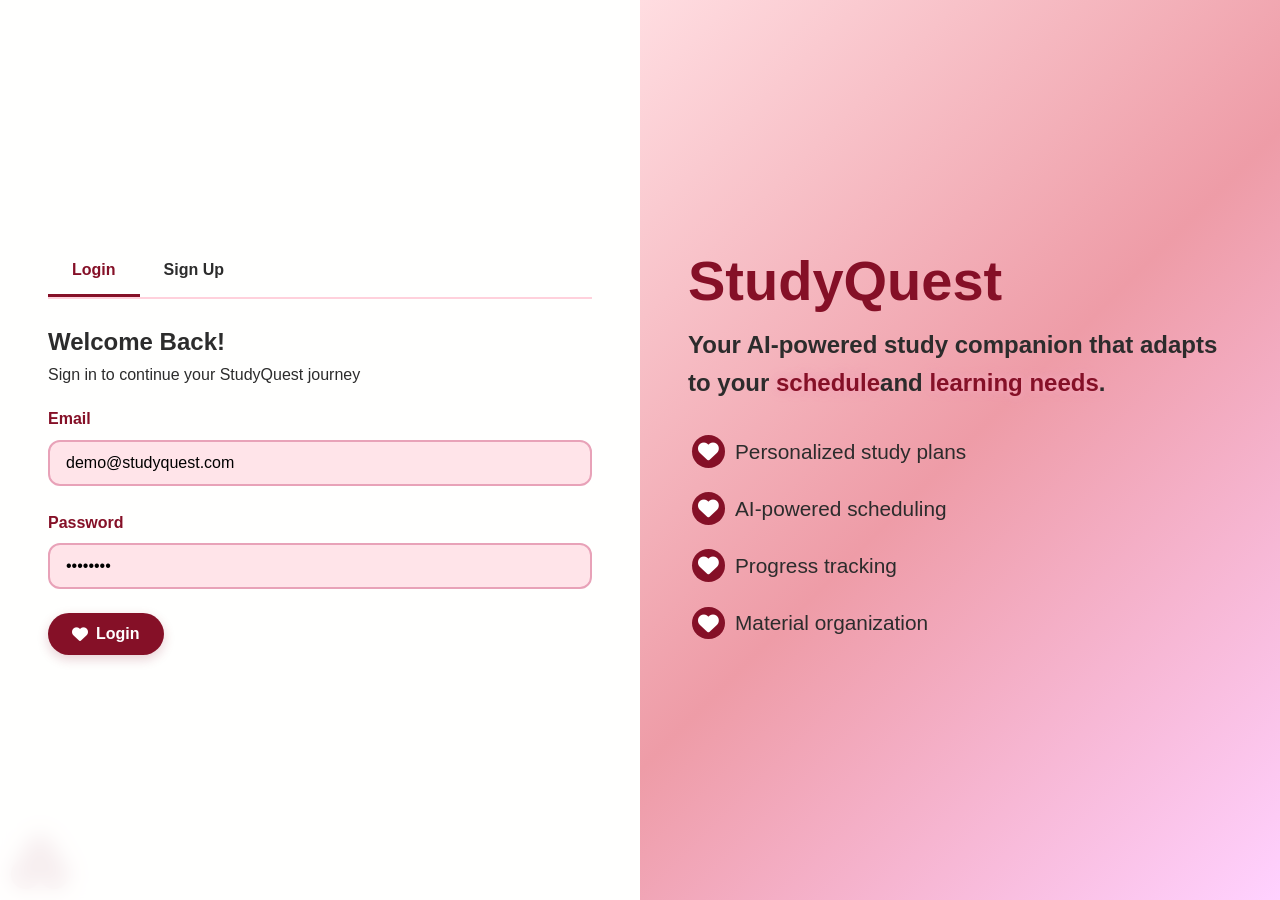
<file: index.html>
<!DOCTYPE html>
<html lang="en">
  <head>
    <meta charset="UTF-8" />
    <meta name="viewport" content="width=device-width, initial-scale=1.0" />
    <title>Study Quest - AI-Powered Study Planner</title>
    <link
      rel="stylesheet"
      href="https://cdnjs.cloudflare.com/ajax/libs/font-awesome/6.4.0/css/all.min.css"
    />
    <link rel="stylesheet" href="schedule.css" />
    <link rel="icon" href="logo/pink.png" />
  </head>
  <body>
    <!-- Authentication Screen -->
    <div class="container auth-container" id="auth-container">
      <div class="bow bow-1"></div>
      <div class="bow bow-2"></div>

      <div class="auth-form">
        <div class="tabs">
          <div class="tab active" data-tab="login">Login</div>
          <div class="tab" data-tab="signup">Sign Up</div>
        </div>

        <div class="tab-content active" id="login-tab">
          <h2>Welcome Back!</h2>
          <p class="wizard-description">
            Sign in to continue your StudyQuest journey
          </p>

          <div class="form-group">
            <label for="login-email">Email</label>
            <input
              type="email"
              id="login-email"
              placeholder="your.email@example.com"
            />
          </div>

          <div class="form-group">
            <label for="login-password">Password</label>
            <input
              type="password"
              id="login-password"
              placeholder="Enter your password"
            />
          </div>

          <button id="login-btn"><i class="fas fa-heart"></i> Login</button>
        </div>

        <div class="tab-content" id="signup-tab">
          <h2>Join StudyQuest</h2>
          <p class="wizard-description">
            Create your account to start organizing your studies
          </p>

          <div class="form-group">
            <label for="signup-name">Full Name</label>
            <input type="text" id="signup-name" placeholder="Your full name" />
          </div>

          <div class="form-group">
            <label for="signup-email">Email</label>
            <input
              type="email"
              id="signup-email"
              placeholder="your.email@example.com"
            />
          </div>

          <div class="form-group">
            <label for="signup-password">Password</label>
            <input
              type="password"
              id="signup-password"
              placeholder="Create a secure password"
            />
          </div>

          <div class="form-group">
            <label for="signup-confirm">Confirm Password</label>
            <input
              type="password"
              id="signup-confirm"
              placeholder="Confirm your password"
            />
          </div>

          <button id="signup-btn">
            <i class="fas fa-heart"></i> Create Account
          </button>
        </div>
      </div>

      <div class="auth-info">
        <h1 class="title">StudyQuest</h1>
        <p>
          Your AI-powered study companion that adapts to your
          <span>schedule</span>and <span>learning needs</span>.
        </p>
        <ul>
          <li><i class="fas fa-heart heart"></i> Personalized study plans</li>
          <li><i class="fas fa-heart heart"></i> AI-powered scheduling</li>
          <li><i class="fas fa-heart heart"></i> Progress tracking</li>
          <li><i class="fas fa-heart heart"></i> Material organization</li>
        </ul>
      </div>
    </div>

    <!-- Setup Wizard -->
    <div class="setup-wizard" id="setup-wizard">
      <div class="wizard-step active" id="step-1">
        <div class="wizard-header">
          <h2 class="wizard-title">
            <i class="fas fa-calendar-alt"></i> Your Study Profile
          </h2>
          <p class="schedule-description">
            Let's set up your personalized study plan with all your classes,
            subjects, and preferences
          </p>
        </div>

        <div class="combined-setup">
          <div class="setup-section">
            <h3 class="setup-section-title">
              <i class="fas fa-book"></i> Classes & Subjects
            </h3>

            <div class="form-group">
              <label>Your Classes</label>
              <div id="class-entries">
                <div class="class-entry">
                  <input
                    type="text"
                    placeholder="Class Name"
                    class="subject-name"
                  />
                  <select class="subject-day">
                    <option value="">Day</option>
                    <option value="monday">Monday</option>
                    <option value="tuesday">Tuesday</option>
                    <option value="wednesday">Wednesday</option>
                    <option value="thursday">Thursday</option>
                    <option value="friday">Friday</option>
                  </select>
                  <input
                    type="text"
                    placeholder="Time (e.g., 9:00 AM)"
                    class="subject-time"
                  />
                  <select class="subject-type">
                    <option value="lecture">Lecture</option>
                    <option value="lab">Lab</option>
                    <option value="tutorial">Tutorial</option>
                  </select>
                  <button
                    class="remove-btn"
                    onclick="this.parentElement.remove()"
                  >
                    <i class="fas fa-times"></i>
                  </button>
                </div>
              </div>

              <button class="btn-secondary" id="add-class-btn">
                <i class="fas fa-plus"></i> Add Class
              </button>
            </div>

            <div class="form-group">
              <label>Your Subjects</label>
              <div id="subject-entries">
                <div class="class-entry">
                  <input
                    type="text"
                    placeholder="Subject Name"
                    class="course-name"
                  />
                  <select class="course-difficulty">
                    <option value="easy">Easy</option>
                    <option value="moderate">Moderate</option>
                    <option value="hard">Hard</option>
                  </select>
                  <input
                    type="text"
                    placeholder="Target grade"
                    class="course-grade"
                  />
                  <select class="course-priority">
                    <option value="low">Low Priority</option>
                    <option value="medium">Medium Priority</option>
                    <option value="high">High Priority</option>
                  </select>
                  <button
                    class="remove-btn"
                    onclick="this.parentElement.remove()"
                  >
                    <i class="fas fa-times"></i>
                  </button>
                </div>
              </div>

              <button class="btn-secondary" id="add-subject-btn">
                <i class="fas fa-plus"></i> Add Subject
              </button>
            </div>
          </div>

          <div class="setup-section">
            <h3 class="setup-section-title">
              <i class="fas fa-clipboard-list"></i> Exams & Study Preferences
            </h3>

            <div class="form-group">
              <label>Upcoming Exams</label>
              <div id="exam-entries">
                <div class="class-entry">
                  <input
                    type="text"
                    placeholder="Subject Name"
                    class="exam-subject"
                  />
                  <input type="date" class="exam-date" />
                  <input
                    type="text"
                    placeholder="Time (e.g., 10:00 AM)"
                    class="exam-time"
                  />
                  <input
                    type="text"
                    placeholder="Coverage"
                    class="exam-coverage"
                  />
                  <button
                    class="remove-btn"
                    onclick="this.parentElement.remove()"
                  >
                    <i class="fas fa-times"></i>
                  </button>
                </div>
              </div>

              <button class="btn-secondary" id="add-exam-btn">
                <i class="fas fa-plus"></i> Add Exam
              </button>
            </div>

            <div class="form-group">
              <label>Study Intensity</label>
              <input
                type="range"
                min="1"
                max="5"
                value="3"
                class="intensity-slider"
                id="intensity-slider"
              />
              <div class="slider-labels">
                <span>Relaxed</span>
                <span>Balanced</span>
                <span>Intensive</span>
              </div>
            </div>

            <div class="form-group">
              <label for="max-session">Max Study Time Per Session</label>
              <select id="max-session">
                <option value="1">1 hour</option>
                <option value="1.5">1.5 hours</option>
                <option value="2" selected>2 hours</option>
                <option value="2.5">2.5 hours</option>
                <option value="3">3 hours</option>
              </select>
            </div>

            <div class="form-group">
              <label for="break-time">Break Time</label>
              <select id="break-time">
                <option value="10">10 minutes</option>
                <option value="15" selected>15 minutes</option>
                <option value="20">20 minutes</option>
                <option value="30">30 minutes</option>
              </select>
            </div>
          </div>
        </div>

        <div class="wizard-nav">
          <div></div>
          <button id="step-1-next">
            Generate My Plan <i class="fas fa-magic"></i>
          </button>
        </div>
      </div>
    </div>

    <!-- Dashboard -->
    <div class="dashboard" id="dashboard">
      <div class="sidebar">
        <div class="logo">
          <i class="fas fa-graduation-cap"></i>
          <span class="nav-text">StudyQuest</span>
        </div>

        <div class="nav-item active" data-section="today">
          <i class="fas fa-home"></i>
          <span class="nav-text">Today's Missions</span>
        </div>
        <div class="nav-item" data-section="schedule">
          <i class="fas fa-calendar-alt"></i>
          <span class="nav-text">Weekly Schedule</span>
        </div>
        <div class="nav-item" data-section="materials">
          <i class="fas fa-folder"></i>
          <span class="nav-text">Study Materials</span>
        </div>
        <div class="nav-item" data-section="subjects">
          <i class="fas fa-book"></i> <span class="nav-text">My Subjects</span>
        </div>
        <div class="nav-item" data-section="exams">
          <i class="fas fa-clipboard-list"></i>
          <span class="nav-text">Exams & Quizzes</span>
        </div>
        <div class="nav-item" data-section="settings">
          <i class="fas fa-cog"></i> <span class="nav-text">Settings</span>
        </div>
      </div>

      <div class="main-content">
        <!-- Today's Missions Section -->
        <div class="content-section active" id="today-section">
          <div class="card">
            <div class="card-header">
              <h2 class="card-title">
                Today's Missions
                <span class="ai-indicator"
                  ><i class="fas fa-robot"></i> AI Optimized</span
                >
              </h2>
              <span id="current-date"></span>
            </div>

            <div id="today-missions">
              <!-- Missions will be populated by JavaScript -->
            </div>
          </div>

          <div class="card">
            <div class="card-header">
              <h2 class="card-title">Upcoming Deadlines</h2>
            </div>

            <div id="upcoming-deadlines">
              <!-- Upcoming deadlines will be populated by JavaScript -->
            </div>
          </div>
        </div>

        <!-- Weekly Schedule Section -->
        <div class="content-section" id="schedule-section">
          <div class="card">
            <div class="card-header">
              <h2 class="card-title">
                Weekly Study Schedule
                <span class="ai-indicator"
                  ><i class="fas fa-robot"></i> AI Optimized</span
                >
              </h2>
            </div>

            <div id="weekly-schedule">
              <!-- Schedule will be populated by JavaScript -->
            </div>
          </div>
        </div>

        <!-- Study Materials Section -->
        <div class="content-section" id="materials-section">
          <div class="card">
            <div class="card-header">
              <h2 class="card-title">Study Materials</h2>
              <button class="btn-secondary" id="add-folder-btn">
                <i class="fas fa-plus"></i> New Folder
              </button>
            </div>

            <div class="folder-grid" id="materials-grid">
              <!-- Folders will be populated by JavaScript -->
            </div>
          </div>
        </div>

        <!-- My Subjects Section -->
        <div class="content-section" id="subjects-section">
          <div class="card">
            <div class="card-header">
              <h2 class="card-title">My Subjects</h2>
              <button class="btn-secondary" id="add-subject-dash-btn">
                <i class="fas fa-plus"></i> Add Subject
              </button>
            </div>

            <div id="subjects-list">
              <!-- Subjects will be populated by JavaScript -->
            </div>
          </div>
        </div>

        <!-- Exams & Quizzes Section -->
        <div class="content-section" id="exams-section">
          <div class="card">
            <div class="card-header">
              <h2 class="card-title">Exams & Quizzes</h2>
              <button class="btn-secondary" id="add-exam-dash-btn">
                <i class="fas fa-plus"></i> Add Exam
              </button>
            </div>

            <div id="exams-list">
              <!-- Exams will be populated by JavaScript -->
            </div>
          </div>
        </div>

        <!-- Settings Section -->
        <div class="content-section" id="settings-section">
          <div class="card">
            <div class="card-header">
              <h2 class="card-title">Settings</h2>
            </div>

            <div class="form-group">
              <label for="study-intensity">Study Intensity</label>
              <input
                type="range"
                min="1"
                max="5"
                value="3"
                class="intensity-slider"
                id="study-intensity"
              />
              <div class="slider-labels">
                <span>Relaxed</span>
                <span>Balanced</span>
                <span>Intensive</span>
              </div>
            </div>

            <div class="form-group">
              <label for="max-study-session"
                >Maximum Study Time Per Session</label
              >
              <select id="max-study-session">
                <option value="1">1 hour</option>
                <option value="1.5">1.5 hours</option>
                <option value="2" selected>2 hours</option>
                <option value="2.5">2.5 hours</option>
                <option value="3">3 hours</option>
              </select>
            </div>

            <div class="form-group">
              <label for="desired-break">Desired Break Time</label>
              <select id="desired-break">
                <option value="10">10 minutes</option>
                <option value="15" selected>15 minutes</option>
                <option value="20">20 minutes</option>
                <option value="30">30 minutes</option>
              </select>
            </div>

            <button id="update-settings">
              <i class="fas fa-heart"></i> Update Settings
            </button>
          </div>
        </div>
      </div>
    </div>

    <!-- Materials Modal -->
    <div id="materials-modal" class="modal">
      <div class="modal-content">
        <div class="modal-header">
          <h3 class="modal-title" id="folder-title">Folder Name</h3>
          <span class="close" id="close-modal">&times;</span>
        </div>

        <div class="file-upload-area" id="file-upload-area">
          <i
            class="fas fa-cloud-upload-alt"
            style="
              font-size: 3rem;
              color: var(--warm-mauve);
              margin-bottom: 1rem;
            "
          ></i>
          <p>Drag and drop files here or click to browse</p>
          <input type="file" id="file-input" multiple style="display: none" />
        </div>

        <div class="file-list" id="file-list">
          <!-- Uploaded files will appear here -->
        </div>
      </div>
    </div>

    <!-- Add Folder Modal -->
    <div id="add-folder-modal" class="modal">
      <div class="modal-content">
        <div class="modal-header">
          <h3 class="modal-title">Create New Folder</h3>
          <span class="close" id="close-folder-modal">&times;</span>
        </div>

        <div class="form-group">
          <label for="new-folder-name">Folder Name</label>
          <input
            type="text"
            id="new-folder-name"
            placeholder="Enter folder name"
          />
        </div>

        <div class="form-group">
          <label for="new-folder-subject">Subject</label>
          <select id="new-folder-subject">
            <option value="">Select a subject</option>
          </select>
        </div>

        <button id="create-folder-btn">
          <i class="fas fa-plus"></i> Create Folder
        </button>
      </div>
    </div>

    <!-- Add Subject Modal -->
    <div id="add-subject-modal" class="modal">
      <div class="modal-content">
        <div class="modal-header">
          <h3 class="modal-title">Add New Subject</h3>
          <span class="close" id="close-subject-modal">&times;</span>
        </div>

        <div class="form-group">
          <label for="new-subject-name">Subject Name</label>
          <input
            type="text"
            id="new-subject-name"
            placeholder="e.g., Mathematics"
          />
        </div>

        <div class="form-group">
          <label for="new-subject-difficulty">Difficulty</label>
          <select id="new-subject-difficulty">
            <option value="easy">Easy</option>
            <option value="moderate">Moderate</option>
            <option value="hard">Hard</option>
          </select>
        </div>

        <div class="form-group">
          <label for="new-subject-grade">Target Grade</label>
          <input
            type="text"
            id="new-subject-grade"
            placeholder="e.g., A or 90%"
          />
        </div>

        <div class="form-group">
          <label for="new-subject-priority">Priority</label>
          <select id="new-subject-priority">
            <option value="low">Low Priority</option>
            <option value="medium">Medium Priority</option>
            <option value="high">High Priority</option>
          </select>
        </div>

        <button id="create-subject-btn">
          <i class="fas fa-plus"></i> Add Subject
        </button>
      </div>
    </div>

    <!-- Add Exam Modal -->
    <div id="add-exam-modal" class="modal">
      <div class="modal-content">
        <div class="modal-header">
          <h3 class="modal-title">Add New Exam</h3>
          <span class="close" id="close-exam-modal">&times;</span>
        </div>

        <div class="form-group">
          <label for="new-exam-subject">Subject</label>
          <select id="new-exam-subject">
            <option value="">Select a subject</option>
          </select>
        </div>

        <div class="form-group">
          <label for="new-exam-date">Date</label>
          <input type="date" id="new-exam-date" />
        </div>

        <div class="form-group">
          <label for="new-exam-time">Time</label>
          <input type="time" id="new-exam-time" />
        </div>

        <div class="form-group">
          <label for="new-exam-coverage">Coverage</label>
          <input
            type="text"
            id="new-exam-coverage"
            placeholder="e.g., Chapters 1-5"
          />
        </div>

        <button id="create-exam-btn">
          <i class="fas fa-plus"></i> Add Exam
        </button>
      </div>
    </div>

    <script src="schedule.js"></script>
  </body>
</html>
</file>
<file: schedule.css>
:root {
    --blush-pink: #ffc0cb;
    --rose-quartz: #f7a8b8;
    --soft-lilac: #e6d6f5;
    --cream-white: #fff8f0;
    --warm-mauve: #d29ab9;
    --deep-raspberry: #851027;
    --dusty-rose: #e8a2b8;
    --silver-gray: #dadada;
    --soft-black: #2c2c2c;
    --pale-pink: #ffe4e9;
    --light-rose: #ffd1dc;
}

* {
    margin: 0;
    padding: 0;
    box-sizing: border-box;
    font-family: "Segoe UI", Tahoma, Geneva, Verdana, sans-serif;
}

body {
    background-color: var(--cream-white);
    color: var(--soft-black);
    line-height: 1.6;
    overflow-x: hidden;
}

.container {
    display: flex;
    min-height: 100vh;
}

/* Authentication Styles */

.title {
    font-size: 3.5rem;
    background: var(--deep-raspberry);
    -webkit-background-clip: text;
    background-clip: text;
    -webkit-text-fill-color: transparent;
}

.auth-container {
    display: flex;
    width: 100%;
    position: relative;
    overflow: hidden;
}


.auth-form {
    flex: 1;
    padding: 3rem;
    display: flex;
    flex-direction: column;
    justify-content: center;
    background-color: rgba(255, 255, 255, 0.9);
    backdrop-filter: blur(10px);
    z-index: 1;
    position: relative;
}

.auth-info {
    flex: 1;
    background: linear-gradient(135deg,
    #ffdde1 0%,  /* soft pink */
    #ee9ca7 50%, /* rose */
    #ffd1ff 100% /* soft lilac */
    );
    padding: 3rem;
    display: flex;
    flex-direction: column;
    justify-content: center;
    position: relative;
    overflow: hidden;
    min-height: 200px;
}

.auth-info p {
    margin-bottom: 0.5rem; 
    font-size: 1.5rem;
    font-weight: 600;
}

.auth-info p span {
    color: var(--deep-raspberry);
    text-shadow: 
        0px 0px 6px var(--rose-quartz),
        0px 0px 12px var(--dusty-rose);

}

.auth-info li {
    margin-bottom: 1.5rem; 
    display: flex; 
    align-items: center;
    font-size: 1.3rem;
    font-weight: 400;
}

.auth-info ul {
    margin-top: 1.5rem;
}

.auth-info ul li i {
    color: white;
    background: var(--deep-raspberry);
    border-radius: 50%;
    padding: 6px;
    margin-right: 10px;
}

.form-group {
    margin-bottom: 1.5rem;
    position: relative;
    min-width: 100%;
}


.setup-section {
    display: block;
}


label {
    display: block;
    margin-bottom: 0.5rem;
    font-weight: 600;
    color: var(--deep-raspberry);
}

input,
select,
textarea {
    width: 100%;
    padding: 0.75rem 1rem;
    border: 2px solid var(--dusty-rose);
    border-radius: 12px;
    font-size: 1rem;
    background-color: var(--pale-pink);
    transition: all 0.3s ease;
}

input:focus,
select:focus,
textarea:focus {
    outline: none;
    border-color: var(--deep-raspberry);
    box-shadow: 0 0 0 3px rgba(133, 16, 39, 0.1);
}

button {
    background-color: var(--deep-raspberry);
    color: white;
    border: none;
    padding: 0.75rem 1.5rem;
    border-radius: 50px;
    cursor: pointer;
    font-size: 1rem;
    font-weight: 600;
    transition: all 0.3s ease;
    display: inline-flex;
    align-items: center;
    justify-content: center;
    gap: 0.5rem;
    box-shadow: 0 4px 12px rgba(133, 16, 39, 0.2);
}

button:hover {
    background-color: var(--warm-mauve);
    transform: translateY(-2px);
    box-shadow: 0 6px 15px rgba(133, 16, 39, 0.3);
}

.btn-secondary {
    background-color: var(--warm-mauve);
}

.btn-secondary:hover {
    background-color: var(--dusty-rose);
}

.tabs {
    display: flex;
    margin-bottom: 1.5rem;
    border-bottom: 2px solid var(--light-rose);
}

.tab {
    padding: 0.75rem 1.5rem;
    cursor: pointer;
    border-bottom: 3px solid transparent;
    transition: all 0.3s ease;
    font-weight: 600;
    color: var(--soft-black);
}

.tab.active {
    border-bottom: 3px solid var(--deep-raspberry);
    color: var(--deep-raspberry);
}

.tab-content {
    display: none;
}

.tab-content.active {
    display: block;
}

/* Dashboard Styles */
.dashboard {
    display: none;
    width: 100%;
}

.sidebar {
    width: 250px;
    background: linear-gradient(
        to bottom,
        var(--blush-pink),
        var(--soft-lilac)
    );
    padding: 1.5rem;
    height: 100vh;
    overflow-y: auto;
    position: fixed;
    box-shadow: 5px 0 15px rgba(0, 0, 0, 0.05);
    z-index: 100;
}

.main-content {
    flex: 1;
    margin-left: 250px;
    padding: 2rem;
    background-color: var(--cream-white);
}

.logo {
    font-size: 1.5rem;
    font-weight: 700;
    color: var(--deep-raspberry);
    margin-bottom: 2rem;
    display: flex;
    align-items: center;
    padding: 0.5rem;
    background-color: rgba(255, 255, 255, 0.7);
    border-radius: 12px;
    justify-content: center;
}

.logo i {
    margin-right: 0.5rem;
}

.nav-item {
    padding: 0.75rem 1rem;
    margin-bottom: 0.5rem;
    border-radius: 12px;
    cursor: pointer;
    display: flex;
    align-items: center;
    transition: all 0.3s ease;
    color: var(--soft-black);
    font-weight: 500;
}

.nav-item:hover {
    background-color: rgba(255, 255, 255, 0.5);
    transform: translateX(5px);
}

.nav-item.active {
    background-color: white;
    color: var(--deep-raspberry);
    font-weight: 600;
    box-shadow: 0 4px 8px rgba(0, 0, 0, 0.1);
}

.nav-item i {
    margin-right: 0.75rem;
    width: 20px;
    text-align: center;
}

.card {
    background-color: white;
    border-radius: 16px;
    padding: 1.5rem;
    margin-bottom: 1.5rem;
    box-shadow: 0 4px 12px rgba(0, 0, 0, 0.05);
    border: 1px solid var(--light-rose);
    position: relative;
    overflow: hidden;
}

.card::before {
    content: "";
    position: absolute;
    top: 0;
    left: 0;
    width: 5px;
    height: 100%;
    background: linear-gradient(
        to bottom,
        var(--rose-quartz),
        var(--soft-lilac)
    );
}

.card-header {
display: flex;
justify-content: space-between;
align-items: center;
margin-bottom: 1rem;
flex-wrap: wrap;
gap: 1rem;
}

.card-title {
font-size: 1.25rem;
font-weight: 600;
color: var(--deep-raspberry);
}

.content-section {
display: none;
}

.content-section.active {
display: block;
}

.schedule-day {
margin-bottom: 1.5rem;
}

.day-header {
font-weight: 600;
margin-bottom: 0.5rem;
color: var(--warm-mauve);
display: flex;
align-items: center;
}

.day-header i {
margin-right: 0.5rem;
}

.schedule-item {
display: flex;
align-items: center;
padding: 0.75rem;
background-color: var(--pale-pink);
border-radius: 12px;
margin-bottom: 0.5rem;
border-left: 4px solid var(--rose-quartz);
}

.schedule-time {
font-weight: 600;
margin-right: 1rem;
min-width: 100px;
color: var(--deep-raspberry);
}

.mission-item {
display: flex;
align-items: center;
padding: 1rem;
background-color: var(--pale-pink);
border-radius: 12px;
margin-bottom: 1rem;
border-left: 4px solid var(--deep-raspberry);
transition: all 0.3s ease;
}

.mission-item:hover {
transform: translateY(-3px);
box-shadow: 0 5px 15px rgba(0, 0, 0, 0.05);
}

.mission-checkbox {
margin-right: 1rem;
}

.mission-checkbox input {
width: 20px;
height: 20px;
accent-color: var(--deep-raspberry);
}

.mission-details {
flex: 1;
}

.mission-title {
font-weight: 600;
margin-bottom: 0.25rem;
}

.mission-meta {
display: flex;
font-size: 0.875rem;
color: var(--soft-black);
flex-wrap: wrap;
gap: 1rem;
}

.mission-meta span {
display: flex;
align-items: center;
gap: 0.25rem;
}

.difficulty-easy {
color: #4caf50;
}

.difficulty-moderate {
color: #ff9800;
}

.difficulty-hard {
color: #f44336;
}

.folder-grid {
display: grid;
grid-template-columns: repeat(auto-fill, minmax(200px, 1fr));
gap: 1rem;
}

.folder-item {
    background: linear-gradient(
        135deg,
        var(--soft-lilac),
        var(--pale-pink)
    );
    border-radius: 12px;
    padding: 1.5rem;
    text-align: center;
    cursor: pointer;
    transition: all 0.3s ease;
    border: 1px solid var(--light-rose);
}

.folder-item:hover {
    transform: translateY(-5px);
    box-shadow: 0 8px 20px rgba(0, 0, 0, 0.1);
}

.folder-icon {
    font-size: 2rem;
    margin-bottom: 0.5rem;
    color: var(--deep-raspberry);
}

/* Setup Wizard Styles */
.setup-wizard {
display: none;
width: 100%;
padding: 2rem;
max-width: 1000px;
margin: 0 auto;
}

.wizard-step {
display: none;
}

.wizard-step.active {
display: block;
animation: fadeIn 0.5s ease;
}

@keyframes fadeIn {
from {
    opacity: 0;
    transform: translateY(10px);
}
to {
    opacity: 1;
    transform: translateY(0);
}
}

.wizard-header {
text-align: center;
margin-bottom: 2rem;
position: relative;
}

.wizard-title {
font-size: 1.75rem;
color: var(--deep-raspberry);
margin-bottom: 0.5rem;
display: flex;
align-items: center;
justify-content: center;
gap: 0.5rem;
}

.wizard-description {
color: var(--soft-black);
max-width: 600px;
margin-bottom: 1.2rem;
}

.schedule-description {
color: var(--soft-black);
max-width: 800px;
font-size: 1.2rem;
margin: 0 auto 1.2rem auto;
text-align: center;
}

.wizard-nav {
display: flex;
justify-content: space-between;
margin-top: 2rem;
}

.class-entry {
display: grid;
grid-template-columns: 2fr 1fr 1.5fr 1fr auto;
gap: 1rem;
margin-bottom: 1rem;
align-items: end;
}

.priority-tag {
display: inline-flex;
align-items: center;
padding: 0.25rem 0.75rem;
border-radius: 50px;
font-size: 0.875rem;
margin-right: 0.5rem;
margin-bottom: 0.5rem;
gap: 0.25rem;
}

.priority-high {
background-color: #ffebee;
color: var(--deep-raspberry);
}

.priority-medium {
background-color: #fff3e0;
color: #ff9800;
}

.priority-low {
background-color: #e8f5e9;
color: #4caf50;
}

.intensity-slider {
width: 100%;
margin: 1rem 0;
appearance: none;
-webkit-appearance: none;
height: 8px;
border-radius: 4px;
background: var(--light-rose);
outline: none;
}

.intensity-slider::-webkit-slider-thumb {
-webkit-appearance: none;
appearance: none;
width: 20px;
height: 20px;
border-radius: 50%;
background: var(--deep-raspberry);
cursor: pointer;
box-shadow: 0 2px 5px rgba(0, 0, 0, 0.2);
}

.slider-labels {
display: flex;
justify-content: space-between;
margin-top: 0.5rem;
font-size: 0.875rem;
color: var(--soft-black);
}

/* AI Indicator */
.ai-indicator {
display: inline-flex;
align-items: center;
background-color: var(--soft-lilac);
padding: 0.25rem 0.75rem;
border-radius: 50px;
font-size: 0.875rem;
margin-left: 0.5rem;
gap: 0.25rem;
}

/* Combined Setup Step */
.combined-setup {
display: flex;
flex-direction: column;
gap: 2rem;
}

.setup-section {
background-color: white;
border-radius: 16px;
padding: 1.5rem;
box-shadow: 0 4px 12px rgba(0, 0, 0, 0.05);
border: 1px solid var(--light-rose);
}

.setup-section-title {
font-size: 1.25rem;
color: var(--deep-raspberry);
margin-bottom: 1rem;
display: flex;
align-items: center;
gap: 0.5rem;
}

/* Modal Styles */
.modal {
display: none;
position: fixed;
z-index: 1000;
left: 0;
top: 0;
width: 100%;
height: 100%;
overflow: auto;
background-color: rgba(0, 0, 0, 0.5);
backdrop-filter: blur(5px);
}

.modal-content {
background-color: var(--cream-white);
margin: 5% auto;
padding: 2rem;
border: 1px solid var(--light-rose);
border-radius: 16px;
width: 90%;
max-width: 600px;
box-shadow: 0 8px 32px rgba(0, 0, 0, 0.2);
animation: slideDown 0.3s ease;
}

@keyframes slideDown {
from {
    opacity: 0;
    transform: translateY(-50px);
}
to {
    opacity: 1;
    transform: translateY(0);
}
}

.modal-header {
display: flex;
justify-content: space-between;
align-items: center;
margin-bottom: 1.5rem;
}

.modal-title {
font-size: 1.5rem;
color: var(--deep-raspberry);
font-weight: 600;
}

.close {
color: var(--soft-black);
font-size: 2rem;
font-weight: bold;
cursor: pointer;
transition: color 0.3s ease;
}

.close:hover {
color: var(--deep-raspberry);
}

.file-upload-area {
border: 2px dashed var(--dusty-rose);
border-radius: 12px;
padding: 2rem;
text-align: center;
background-color: var(--pale-pink);
cursor: pointer;
transition: all 0.3s ease;
margin-bottom: 1.5rem;
}

.file-upload-area:hover {
border-color: var(--deep-raspberry);
background-color: var(--light-rose);
}

.file-upload-area.dragover {
border-color: var(--deep-raspberry);
background-color: var(--light-rose);
transform: scale(1.02);
}

.file-list {
margin-top: 1rem;
}

.file-item {
display: flex;
align-items: center;
justify-content: space-between;
padding: 0.75rem;
background-color: white;
border-radius: 8px;
margin-bottom: 0.5rem;
border: 1px solid var(--light-rose);
}

.file-info {
display: flex;
align-items: center;
gap: 0.5rem;
flex: 1;
overflow: hidden;
}

.file-info span {
white-space: nowrap;
overflow: hidden;
text-overflow: ellipsis;
}

.delete-file {
background-color: transparent;
color: var(--deep-raspberry);
padding: 0.25rem 0.5rem;
font-size: 0.875rem;
box-shadow: none;
flex-shrink: 0;
}

.delete-file:hover {
background-color: var(--deep-raspberry);
color: white;
}

/* Remove Button Styles */
.remove-btn {
background-color: transparent;
color: var(--deep-raspberry);
padding: 0.5rem;
font-size: 0.875rem;
box-shadow: none;
}

.remove-btn:hover {
background-color: var(--pale-pink);
transform: none;
}

/* Coquette decorative elements */
.bow {
position: absolute;
width: 40px;
height: 40px;
background-color: var(--deep-raspberry);
border-radius: 50% 50% 0 50%;
transform: rotate(45deg);
opacity: 0.7;
}

.bow::before,
.bow::after {
content: "";
position: absolute;
width: 30px;
height: 30px;
background-color: var(--deep-raspberry);
border-radius: 50%;
}

.bow::before {
top: -15px;
left: 5px;
}

.bow::after {
top: 5px;
left: -15px;
}

.bow-1 {
top: 20px;
right: 20px;
}

.bow-2 {
bottom: 20px;
left: 20px;
transform: rotate(-135deg);
}

.heart {
color: var(--cream-white);
margin: 0 0.25rem;
font-weight: 800;
}

/* Responsive adjustments */
@media (max-width: 1024px) {
.combined-setup {
    grid-template-columns: 1fr;
}

.auth-container {
    flex-direction: column;
}

}

@media (max-width: 768px) {
.sidebar {
    width: 70px;
}

.sidebar .nav-text {
    display: none;
}

.logo span {
    display: none;
}

.main-content {
    margin-left: 70px;
    padding: 1rem;
}

.nav-item {
    justify-content: center;
    padding: 0.75rem 0.5rem;
}

.nav-item i {
    margin-right: 0;
}

.class-entry {
    grid-template-columns: 1fr;
}

.folder-grid {
    grid-template-columns: repeat(auto-fill, minmax(150px, 1fr));
}

.card {
    padding: 1rem;
}

.mission-meta {
    flex-direction: column;
    gap: 0.5rem;
}

.modal-content {
    margin: 10% auto;
    width: 95%;
    padding: 1.5rem;
}

.wizard-nav {
    flex-direction: column;
    gap: 1rem;
}

.auth-form {
    padding: 2rem 1.5rem;
}
}

@media (max-width: 480px) {
body {
    font-size: 14px;
}

.card-title {
    font-size: 1rem;
}

.mission-title {
    font-size: 0.9rem;
}

.schedule-item {
    flex-direction: column;
    align-items: flex-start;
}

.schedule-time {
    margin-bottom: 0.5rem;
}

.folder-grid {
    grid-template-columns: 1fr;
}
}
</file>
